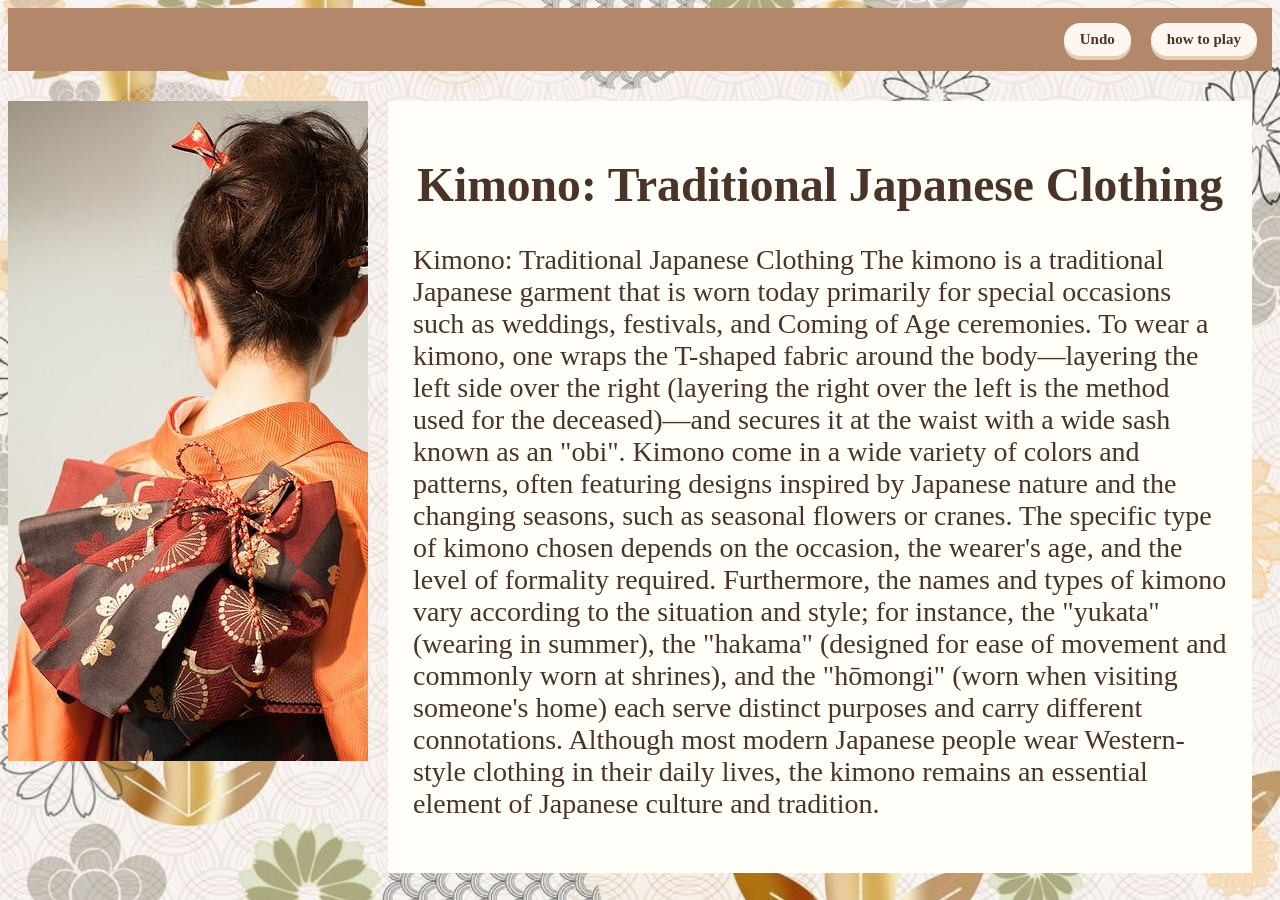
<file: clothesinformation.html>
<!DOCTYPE html>
<html lang="en">
 <head>
   
    <meta charset="UTF-8">
    <meta name="viewport" content="width=device-width, initial-scale=1.0">

    <title>Japan Quiz</title>
    <link rel="stylesheet" href="layout.css">
    
 </head>
 <body id="categories">
 

 <nav>
   <div class="nav-items">
      <a href="how-to-play.html">how to play</a>
   </div>
   <div class="nav-items">
      <a href="categories.html">Undo</a>
   </div>
   </nav>

    <div class="kimono-container">

    <img src="photo/clothese.jpeg" alt="Kimono" id="kimono">

    <div class="kimono-text">
        <h1>Kimono: Traditional Japanese Clothing</h1>
        <p>
         Kimono: Traditional Japanese Clothing
         
         The kimono is a traditional Japanese garment that is worn today primarily for special occasions such as weddings, festivals, and Coming of Age ceremonies.
         To wear a kimono, one wraps the T-shaped fabric around the body—layering the left side over the right (layering the right over the left is the method used for the deceased)—and secures it at the waist with a wide sash known as an "obi".
         Kimono come in a wide variety of colors and patterns, often featuring designs inspired by Japanese nature and the changing seasons, such as seasonal flowers or cranes. The specific type of kimono chosen depends on the occasion, the wearer's age, and the level of formality required.
         Furthermore, the names and types of kimono vary according to the situation and style; for instance, the "yukata"(wearing in summer), the "hakama" (designed for ease of movement and commonly worn at shrines), and the "hōmongi" (worn when visiting someone's home) each serve distinct purposes and carry different connotations.
         Although most modern Japanese people wear Western-style clothing in their daily lives, the kimono remains an essential element of Japanese culture and tradition.
        </p>
    </div>
</div>
</file>
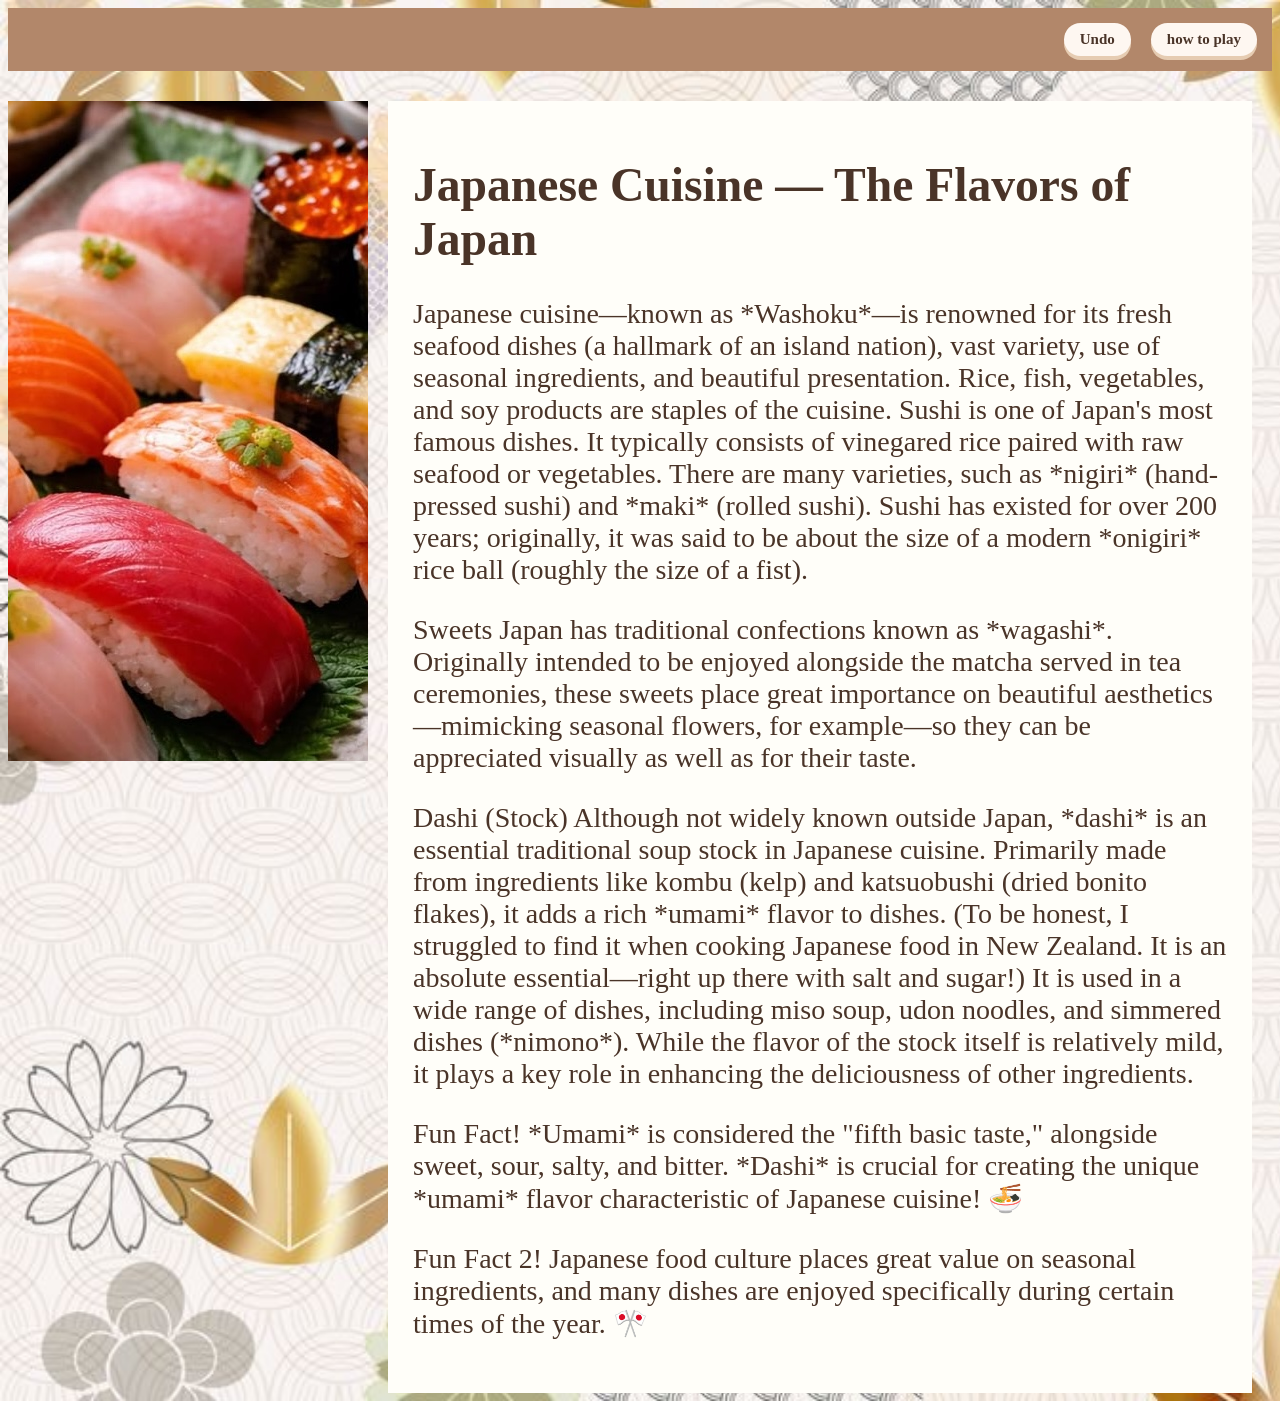
<file: foodinformation.html>
<!DOCTYPE html>
<html lang="en">
 <head>
   
    <meta charset="UTF-8">
    <meta name="viewport" content="width=device-width, initial-scale=1.0">

    <title>Japan Quiz</title>
    <link rel="stylesheet" href="layout.css">
    
 </head>
 <body id="categories">
   

 <nav>
   <div class="nav-items">
      <a href="how-to-play.html">how to play</a>
   </div>
   <div class="nav-items">
      <a href="categories.html">Undo</a>
   </div>
   </nav>

    <div class="food-container">

    <img src="photo/sushi.jpeg" alt="Kimono" id="food">


    <div class="food-text">
        <h1>Japanese Cuisine — The Flavors of Japan</h1>
<p>
Japanese cuisine—known as *Washoku*—is renowned for its fresh seafood dishes (a hallmark of an island nation), vast variety, use of seasonal ingredients, and beautiful presentation. Rice, fish, vegetables, and soy products are staples of the cuisine.
Sushi is one of Japan's most famous dishes. It typically consists of vinegared rice paired with raw seafood or vegetables. There are many varieties, such as *nigiri* (hand-pressed sushi) and *maki* (rolled sushi). Sushi has existed for over 200 years; originally, it was said to be about the size of a modern *onigiri* rice ball (roughly the size of a fist).
</p>
<p>
Sweets
Japan has traditional confections known as *wagashi*. Originally intended to be enjoyed alongside the matcha served in tea ceremonies, these sweets place great importance on beautiful aesthetics—mimicking seasonal flowers, for example—so they can be appreciated visually as well as for their taste.
</p>
<p>
Dashi (Stock)
Although not widely known outside Japan, *dashi* is an essential traditional soup stock in Japanese cuisine. Primarily made from ingredients like kombu (kelp) and katsuobushi (dried bonito flakes), it adds a rich *umami* flavor to dishes. (To be honest, I struggled to find it when cooking Japanese food in New Zealand. It is an absolute essential—right up there with salt and sugar!)
It is used in a wide range of dishes, including miso soup, udon noodles, and simmered dishes (*nimono*). While the flavor of the stock itself is relatively mild, it plays a key role in enhancing the deliciousness of other ingredients.
</p>
Fun Fact! *Umami* is considered the "fifth basic taste," alongside sweet, sour, salty, and bitter. *Dashi* is crucial for creating the unique *umami* flavor characteristic of Japanese cuisine! 🍜
<p>
Fun Fact 2! Japanese food culture places great value on seasonal ingredients, and many dishes are enjoyed specifically during certain times of the year. 🎌
        </p>
      </div>
      </div>
</file>
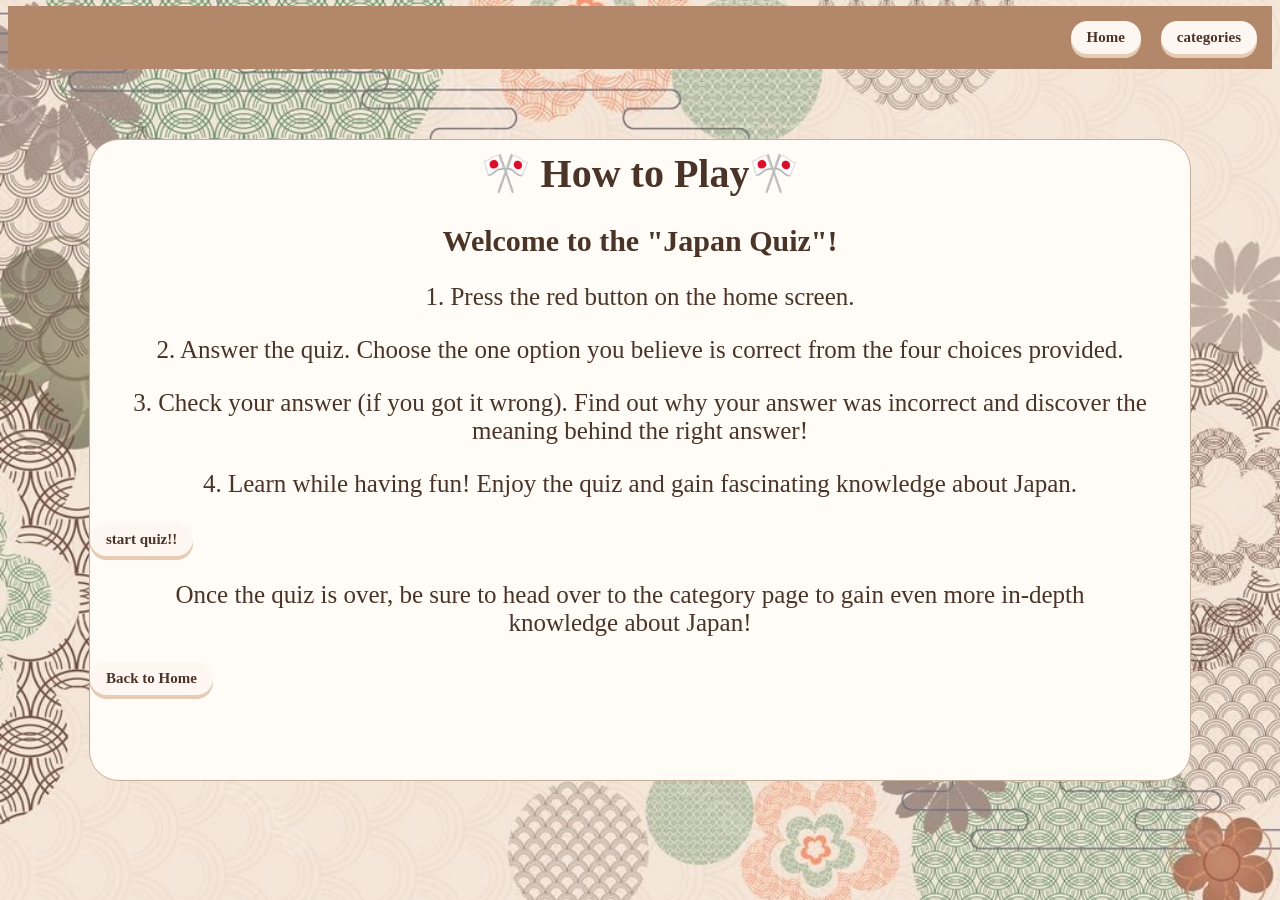
<file: how-to-play.html>
<!DOCTYPE html>
<html lang="en">
 <head>
   
    <meta charset="UTF-8">
    <meta name="viewport" content="width=device-width, initial-scale=1.0">

    <title>Japan Quiz</title>
    <link rel="stylesheet" href="layout.css">
 </head>
 <body id="how-to-play">

  <nav>
   <div class="nav-items">
      <a href="categories.html">categories</a>
      </div>
      
      <div class="nav-items">
      <a href="index.html">Home</a>
      </div> 
   </nav>

   <div class="rectangle">

      <h1 id="top-h1">🎌 How to Play🎌 </h1>
<h2 id="top-h2">Welcome to the "Japan Quiz"!</h2>

 <p class="how-play">1. Press the red button on the home screen.</p>
 <p class="how-play">2. Answer the quiz.
Choose the one option you believe is correct from the four choices provided.</p>

 <p class="how-play">3. Check your answer (if you got it wrong).
Find out why your answer was incorrect and discover the meaning behind the right answer!
 </p>

 <p class="how-play">
   4. Learn while having fun!
Enjoy the quiz and gain fascinating knowledge about Japan.
 </p>

  <div id="start">
      <a href="quiz.html" >start quiz!!</a>
  </div>

 <p id="after">
   Once the quiz is over, be sure to head over to the category page to gain even more in-depth knowledge about Japan!
 </p>


      <div id="return-btn">
      <a href="index.html" >Back to Home</a>

      </div>
  </div>

  
 </body>
</html>
</file>
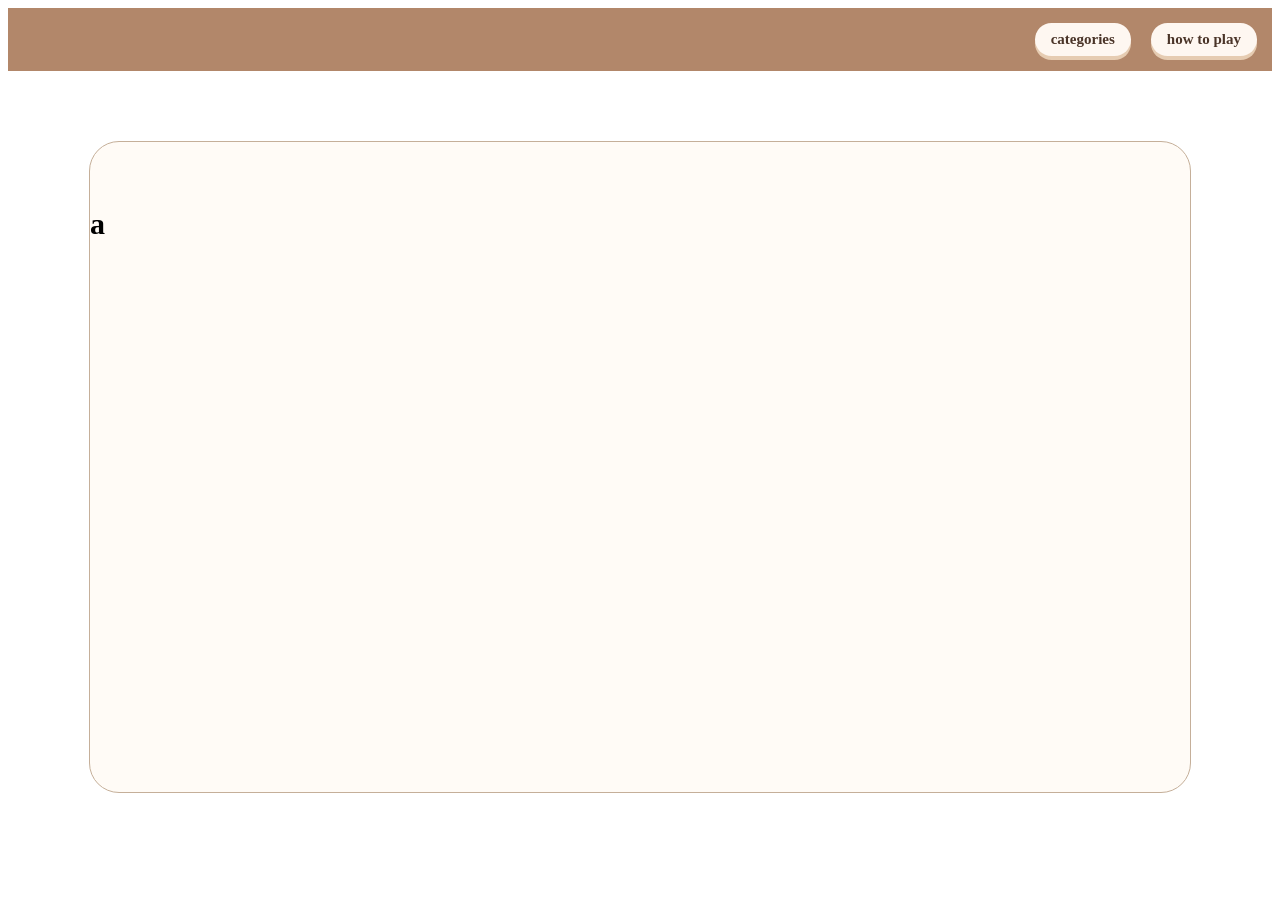
<file: results.html>
<!DOCTYPE html>
<html lang="en">
 <head>
   
    <meta charset="UTF-8">
    <meta name="viewport" content="width=device-width, initial-scale=1.0">

    <title>Japan Quiz</title>
    <link rel="stylesheet" href="quiz.css">
    
 </head>
 <body id="categories">

<nav>
   <div class="nav-items">
      <a href="how-to-play.html">how to play</a>
   </div>
   <div class="nav-items">
      <a href="categories.html">categories</a>
   </div>
   </nav>
   <section>
      <div class="rectangle">
     <h1>a</h1>
     

      <button id="next"> Next Question</button>
  </div>
      
         
   </section>
</file>
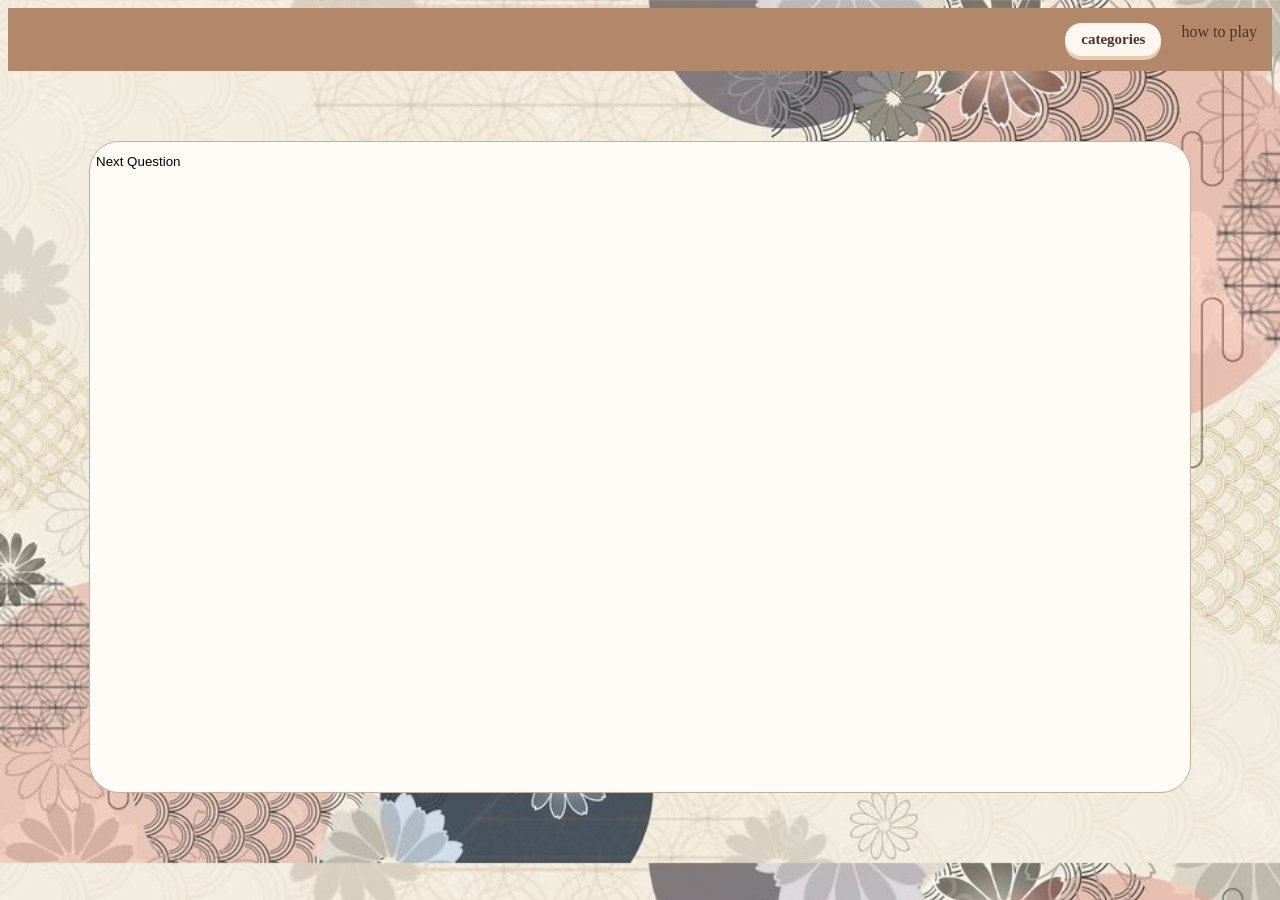
<file: wrong.html>
<!DOCTYPE html>
<html lang="en">
 <head>
   
    <meta charset="UTF-8">
    <meta name="viewport" content="width=device-width, initial-scale=1.0">

    <title>Japan Quiz</title>
    <link rel="stylesheet" href="quiz.css">
    
 </head>
 <body id="japanese-game">

 <nav>
   <div id="nav-items">
      <a href="how-to-play.html">how to play</a>
   </div>
   <div class="nav-items">
      <a href="categories.html">categories</a>
   </div>
   </nav>

   <div class="rectangle">
    <button class="next"> Next Question</button>
  </div>
 <script src="quiz.js"></script>

 </body>
 
 </html>
</file>
<file: layout.css>
nav{
    padding: 0px;
    background-color: #b2876a;
    display: flex;
    flex-direction: row-reverse;
    gap: 20px;
    width: auto;
    padding: 15px; 
}

#home-screen{
     background-image: url("photo/Download\ Japanese\ Background\ with\ Flower\,\ Wave\,\ Cloud\ and\ Abstract\ Elements\ for\ free.jpeg");
     background-size: cover; 
}

body{
    background-color: #F9F4EE;
    color: #4a3428; 

}

h1{
    color: #4A3428;
    display: flex;
    justify-content: center;
    font-size:170%;
}

.nav-items{
    display: inline-block;
    padding: 8px 16px;
    font-size: 15px;
    font-weight: bold;
    color: #6a4a3a;
    background-color: #fef7f1;
    border-radius: 20px;
    text-decoration: none;
    box-shadow: 0 4px #e6ccb2;
    transition: all 0.2s ease;
    justify-content: right;
     text-align: center;
}

.nav-items:hover {
    background-color: #be876e;
    color: #ffffff;
    transform: translateY(2px);
    box-shadow: 0 2px 0 #e6ccb2;
}


a {
    color: #4A3428;
    text-decoration: none;
    
}

p{
    display: flex;
    justify-content: center;

}

#start-quiz{
    background-color: hsl(349, 73%, 46%);
    color: #F9F4EE;
    width: 290px;
    height: 290px;
    border-radius: 50%;
    border: none;
    font-size: 20px;
   display: flex;
   align-items: center;
    margin: 10px auto; 
    text-align: center;
    text-decoration: none;
    transition: all 0.2s ease;
    justify-content: center;
    
}

#start-quiz:hover{
    background-color: #bc002d;
    color: #ffffff;
    transform: translateY(2px);
    box-shadow: 0 2px 0 #e6ccb2;

}

#button{
    background-color: #f9f4ee00;
    border: none;
    width: 30px;
    height: 30px;
}


#start{
    display: inline-block;
    padding: 8px 16px;
    font-size: 15px;
    font-weight: bold;
    color: #6a4a3a;
    background-color: #fef7f1;
    border-radius: 20px;
    text-decoration: none;
    box-shadow: 0 4px #e6ccb2;
    transition: all 0.2s ease;
    justify-content: right;
}

#start:hover {
    background-color: #f2c5b0;
    color: #ffffff;
    transform: translateY(2px);
    box-shadow: 0 2px 0 #e6ccb2;
}

#return-btn{
    padding: 10px 20px;
    font-size: 20px;
    font-weight: bold;
    color: #6a4a3a;
    background-color: hsl(7, 35%, 43%);
    border-radius: 20px;
    text-decoration: none;
    box-shadow: 0 4px #e6b5b2;
    
}

#return-btn:hover {
    background-color: #f2c5b0;
    color: #ffffff;
    transform: translateY(2px);
    box-shadow: 0 2px 0 #e6ccb2;
}

#how-to-play{
    background-image: url("photo/category\ back\ ground.jpeg");
    background-size: cover;    
    transform: translateY(-2px);
    transition: all 0.3s ease; 
}

#how-to-play-nav{
    background-color:rgb(182, 156, 140) ;
}

.rectangle {
    height: 640px;
    width: 1100px;
    background-color: #fffbf6;
    border: 1.5px solid #c5af99;
    border-radius: 30px;
    margin: 70px auto;
}

#return-btn{
    display: inline-block;
    padding: 8px 16px;
    font-size: 15px;
    font-weight: bold;
    color: #6a4a3a;
    background-color: #fef7f1;
    border-radius: 20px;
    text-decoration: none;
    box-shadow: 0 4px #e6ccb2;
    transition: all 0.2s ease;
    justify-content: right;
}

#return-btn:hover {
    background-color: #be876e;
    color: #ffffff;
    transform: translateY(2px);
    box-shadow: 0 2px 0 #e6ccb2;
}

#food{
    background-image: url("photo/sushi.jpeg");
    height: 660px;
    width: 360px;
}
#history{
    background-image: url("photo/food.png");
    height: 660px;
    width: 360px;
}

#clothes{
    background-image: url("photo/clothese.jpeg");
    height: 660px;
    width: 360px;
}

#photo{
    padding-top: 40px;
    display:flex;
    margin-left: 100px;
    gap:50px;
}

#food:hover{
    transform: translateY(10px);
}

#history:hover{
    transform: translateY(10px);
}

#clothes:hover{
    transform: translateY(10px);
} 


section{
    gap: 300px;
    width: auto;
    display: flex;
    justify-content: center;
    
}

main{
    background-image: url("photo/back ground image.jpg");
    background-size: cover; 
    height: 720px;


}

.kimono-container {
    display: flex;
    align-items: flex-start;
    gap: 20px;
    margin-top: 30px;
}

.kimono-text {
    background-color: rgb(255, 254, 249);
    padding: 25px;
    width: 960px;
    box-sizing: border-box;
    font-size: 28px;
    margin-right: 20px;
}
.food-container {
    display: flex;
    align-items: flex-start;
    gap: 20px;
    margin-top: 30px;
}
.food-text{
    background-color: rgb(255, 254, 249);
    padding: 25px;
    width: 1200px;
    box-sizing: border-box;
    font-size: 28px;
    margin-right: 20px;
}



#categories{
    background-image: url("photo/category\ background.jpeg");
    background-size: cover; 
}

#top-h1
{
    margin-top: 10px;
    font-size:40px;
    text-align: center;
    margin-left: auto;
    margin-right:auto;
}

#top-h2{
    font-size:30px;
    text-align: center;
    margin-left: auto;
    margin-right:auto;
}
.how-play{
    font-size:25px;
    text-align: center;
    margin-left: auto;
    margin-right:auto;
    
}

#after{
    font-size:25px;
    text-align: center;
    margin-left: 30px;
    margin-right:50px;
    
}
</file>
<file: quiz.css>
header{
    background-color: #b2876a;
    flex-direction: row-reverse;
    gap: 20px;
    width: auto;
    padding: 15px; 
}

nav{
    padding: 0px;
    background-color: #b2876a;
    display: flex;
    flex-direction: row-reverse;
    gap: 20px;
    width: auto;
    padding: 15px; 
}

#japanese-game{
    background-image: url("photo/back\ ground2.jpg");
    background-size:cover ;
    
}


.nav-items{
    display: inline-block;
    padding: 8px 16px;
    font-size: 15px;
    font-weight: bold;
    color: #6a4a3a;
    background-color: #fef7f1;
    border-radius: 20px;
    text-decoration: none;
    box-shadow: 0 4px #e6ccb2;
    transition: all 0.2s ease;
    justify-content: right;
}

.nav-items:hover {
    background-color: #be876e;
    color: #ffffff;
    transform: translateY(2px);
    box-shadow: 0 2px 0 #e6ccb2;
}


a {
    color: #4A3428;
    text-decoration: none;
    
}

h1{
    font-size:30px;
    padding-top: 30px;
}

button{
    background-color: #f9f4ee00;
    border: none;

    
}

.rectangle {
  height: 640px;
  width: 1100px;
  background-color: #fffbf6;
  border: 1.5px solid #c5af99;
  border-radius: 30px;
  margin: 70px auto;
  padding-top: 10px ;

}

#question{
   display: flex;
   justify-content: center;
   padding: 50px;
}

.options{
    height: 80px;
    width: 940px;
    margin: 15px;
    margin-left: 70px;
    border-radius: 70px;
    background-color: #fef8f1;
    border: 1.5px solid #c5af99;
    box-shadow: 0 5px #e6ccb2;
    
    justify-content: right;
    font-family:'Trebuchet MS', 'Lucida Sans Unicode', 'Lucida Grande', 'Lucida Sans', Arial, sans-serif;
}

.options:hover {
    background-color: #d6c0a9;
    transform: translateY(2px);
}

#next{
    height: 70px;
    width: 400px;
    background-color: hsl(0, 45%, 43%);
    border-radius: 70px;
    display: none;
    margin: 200px auto;
    font-size: 15px;
    color: #efeae8;
    transition: all 0.2s ease;
    justify-content: right;
}

#next:hover {
    background-color: #be876e;
    color: #ffffff;
    transform: translateY(2px);
    box-shadow: 0 2px 0 #e6ccb2;
}


#explanation{
    display: none;
    justify-content: center;
    padding: 20px;
     font-size: 30px;
}

.result-screen{
    display: none;
    text-align: center;
    margin-top: 50px;
}

#home-BTN{
    height: 70px;
    width: 400px;
    background-color: hsl(0, 45%, 43%);
    border-radius: 70px;
    display: block;
    margin: 260px auto;
    font-size: 15px;
    font-weight: bold;
}
</file>
